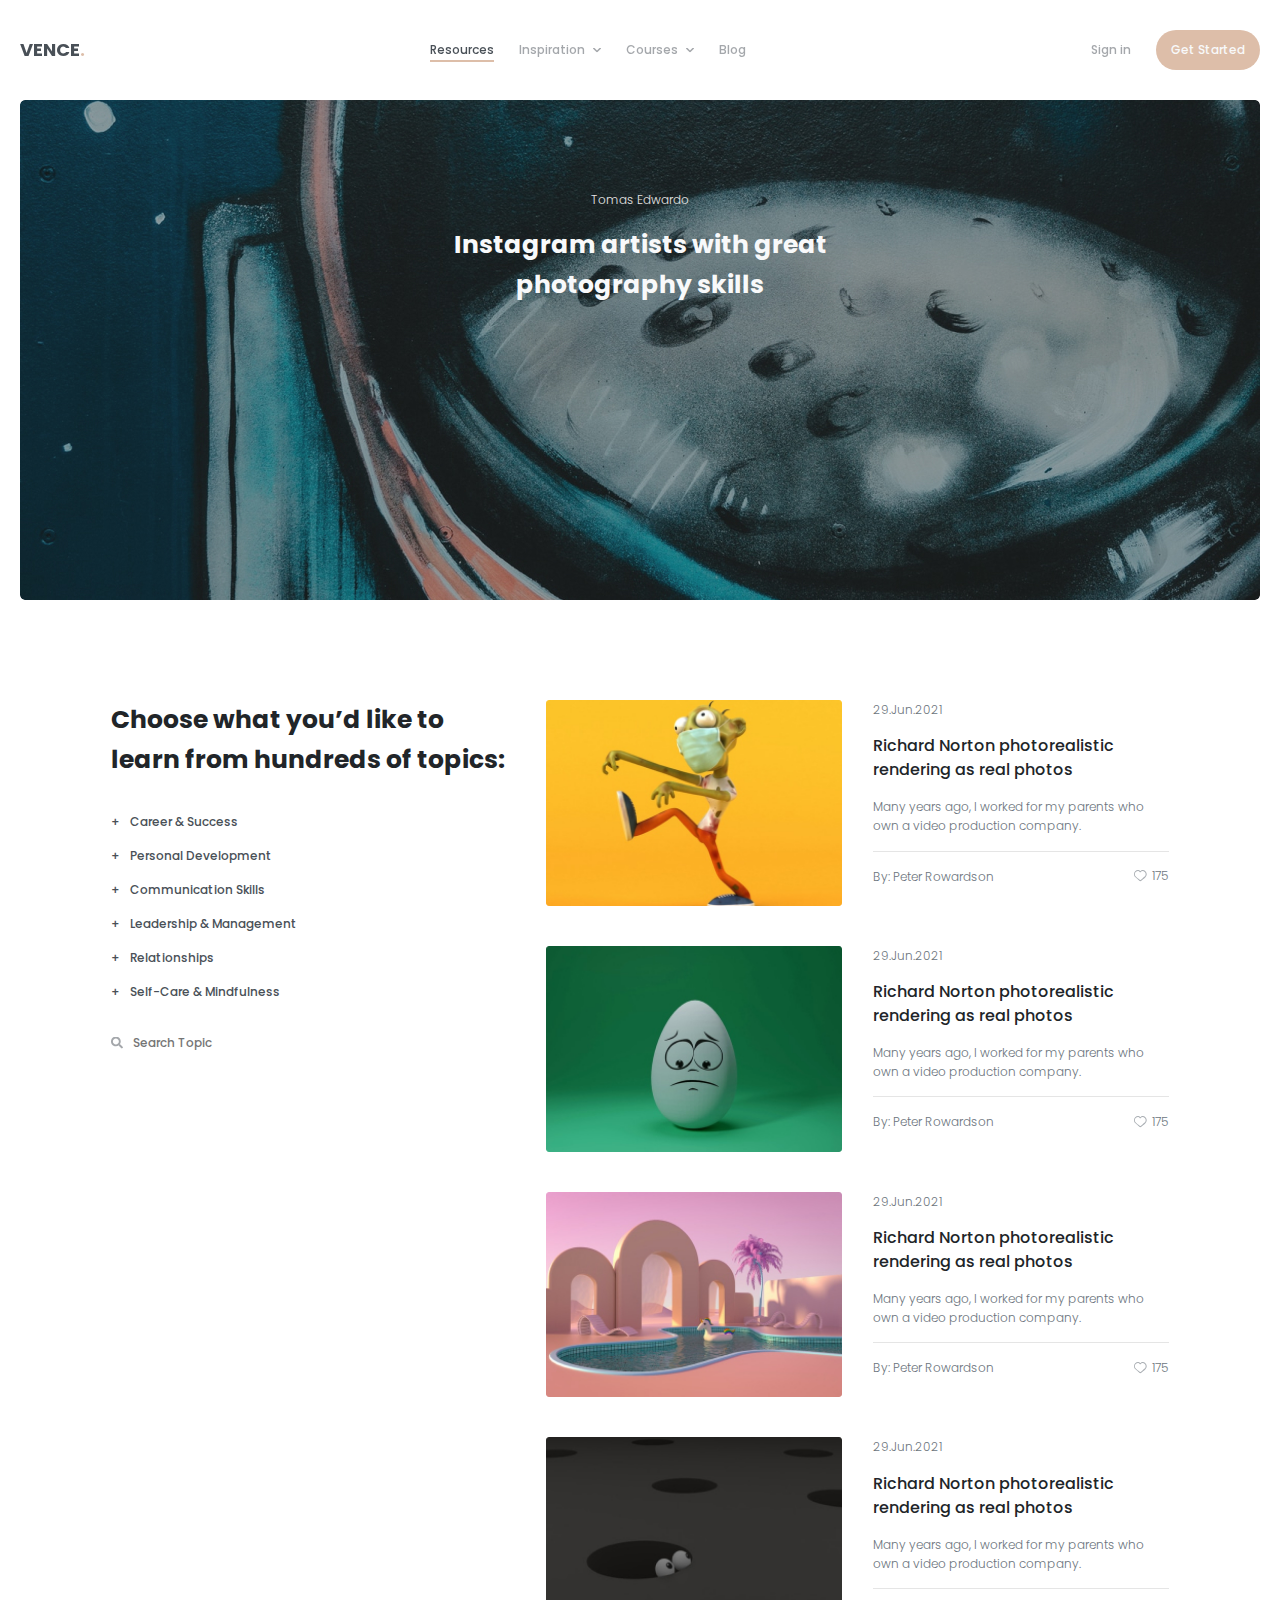
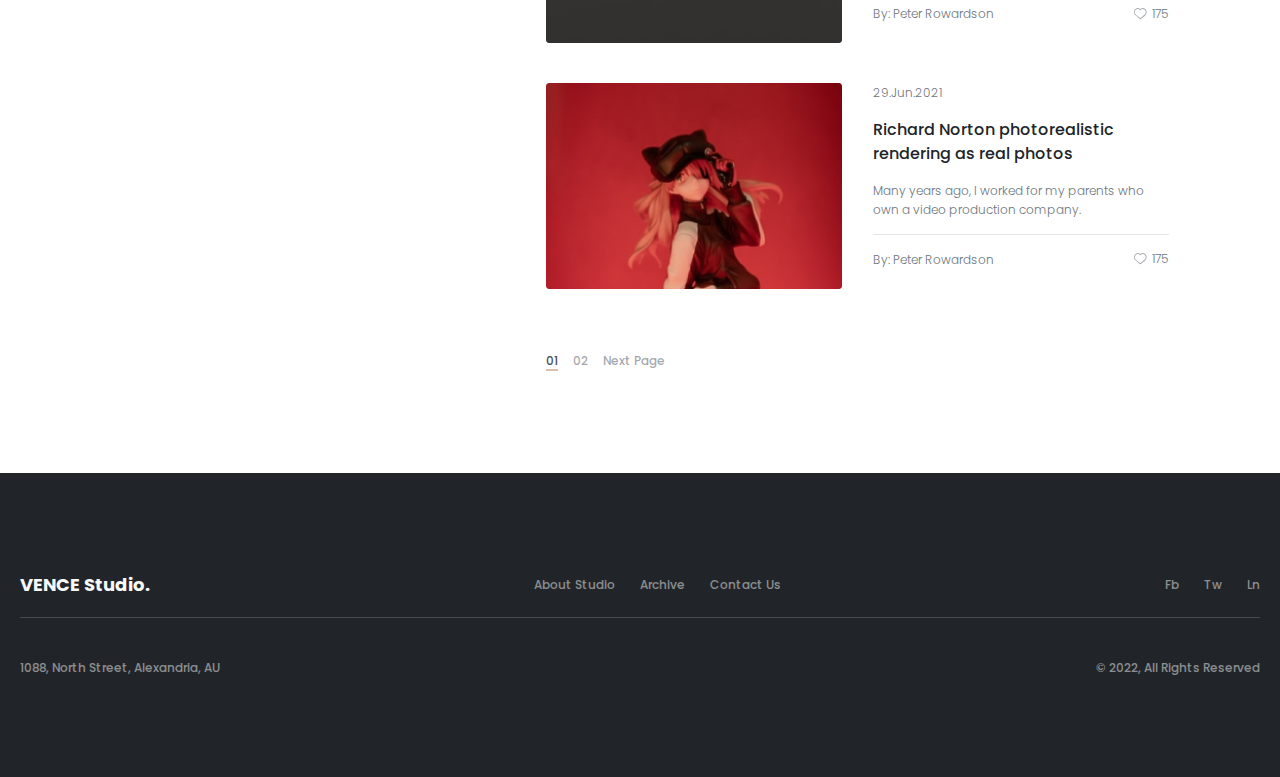
<file: stor/index.html>
<!DOCTYPE html>
<html lang="en">

<head>
    <meta charset="UTF-8">
    <meta http-equiv="X-UA-Compatible" content="IE=edge">
    <meta name="viewport" content="width=device-width, initial-scale=1.0">
    <link rel="preconnect" href="https://fonts.googleapis.com">
    <link rel="preconnect" href="https://fonts.gstatic.com" crossorigin>
    <link href="https://fonts.googleapis.com/css2?family=Poppins:wght@300;500;700&display=swap" rel="stylesheet">
    <link rel="stylesheet" href="css/reset.css">
    <link rel="stylesheet" href="css/style.css">
    <title>stor</title>
</head>

<body>
    <div class="wrapper">
        <header class="header">
            <div class="header__container">
                <div class="header__logo">VENCE</div>
                <!-- <div class="header__navigation"> -->
                <div class="header__menu menu">
                    <div class="menu__body">
                        <ul class="menu__list">
                            <li class="menu__item">
                                <a class="menu__link active" href="#">Resources</a>
                            </li>
                            <li class="menu__item menu__item_row">
                                <a class="menu__link" href="#">Inspiration</a>
                                <div class="menu__sub-menu sub-menu">
                                    <ul class="sub-menu__list">
                                        <li class="sub-menu__item"><a class="sub-menu__link" href="#">Digital
                                                Products</a></li>
                                        <li class="sub-menu__item"><a class="sub-menu__link" href="#">New Trend</a></li>
                                        <li class="sub-menu__item"><a class="sub-menu__link" href="#">Graphic Arts</a>
                                        </li>
                                        <li class="sub-menu__item"><a class="sub-menu__link" href="#">Web Design</a>
                                        </li>
                                    </ul>
                                </div>
                            </li>
                            <li class="menu__item menu__item_row">
                                <a class="menu__link" href="#">Courses</a>
                                <div class="menu__sub-menu sub-menu">
                                    <ul class="sub-menu__list">
                                        <li class="sub-menu__item"><a class="sub-menu__link" href="#">Digital
                                                Products</a></li>
                                        <li class="sub-menu__item"><a class="sub-menu__link" href="#">New Trend</a></li>
                                        <li class="sub-menu__item"><a class="sub-menu__link" href="#">Graphic Arts</a>
                                        </li>
                                        <li class="sub-menu__item"><a class="sub-menu__link" href="#">Web Design</a>
                                        </li>
                                    </ul>
                                </div>
                            </li>
                            <li class="menu__item">
                                <a class="menu__link" href="#">Blog</a>
                            </li>
                        </ul>
                    </div>

                </div>
                <div class="header__wrap-button">
                    <button class="header__button-sign">Sign in</button>
                    <button class="header__button-get">Get Started</button>
                </div>
                <button class="menu-icon">
                    <span></span>
                </button>
            </div>
        </header>
        <main class="page">
            <div class="page__container">
                <div class="page__main main">
                    <div class="main__content">
                        <div class="main__subtitle">Tomas Edwardo</div>
                        <h1 class="main__title">Instagram artists with great
                            photography skills
                        </h1>
                    </div>

                    <div class="main__background">
                        <img src="./img/background.jpg" alt="background">
                    </div>
                </div>
                <div class="topics__container">
                    <div class="topics__block">
                        <h2 class="topics__title">Choose what you’d like to learn from hundreds of topics:</h2>
                        <div class="topics__menu">
                            <ul class="topics__list">
                                <li class="topics__item"><a class="topics__link" href="#">Career & Success</a></li>
                                <li class="topics__item"><a class="topics__link" href="#">Personal Development</a></li>
                                <li class="topics__item"><a class="topics__link" href="#">Communication Skills</a></li>
                                <li class="topics__item"><a class="topics__link" href="#">Leadership & Management</a>
                                </li>
                                <li class="topics__item"><a class="topics__link" href="#">Relationships</a></li>
                                <li class="topics__item"><a class="topics__link" href="#">Self-Care & Mindfulness</a>
                                </li>
                            </ul>
                        </div>
                        <form class="form" method="get" enctype="multipart/form-data" action="#">
                            <div class="form__wrap">
                                <input class="form__input" autocomplete="off" name="search" placeholder="Search Topic"
                                    type="search">
                            </div>
                        </form>
                    </div>
                    <div class="wrapper-content">
                        <div class="topics-content">
                            <div class="topics-content__block">
                                <a href="#" class="topics-content__img">
                                    <img src="./img/img-01.jpg" alt="img">
                                </a>
                                <div class="topics-content__wrapper">
                                    <div class="topics-content__date">29.Jun.2021</div>
                                    <h3 class="topics-content__title">Richard Norton photorealistic rendering as real
                                        photos
                                    </h3>
                                    <div class="topics-content__text">Many years ago, I worked for my parents who own a
                                        video
                                        production company.</div>
                                    <div class="topics-content__wrap">
                                        <a href="#" class="topics-content__name">By: Peter Rowardson</a>
                                        <a href="#" class="topics-content__like">175</a>
                                    </div>
                                </div>
                            </div>
                            <div class="topics-content__block">
                                <a href="#" class="topics-content__img">
                                    <img src="./img/img-02.jpg" alt="img">
                                </a>
                                <div class="topics-content__wrapper">
                                    <div class="topics-content__date">29.Jun.2021</div>
                                    <h3 class="topics-content__title">Richard Norton photorealistic rendering as real
                                        photos
                                    </h3>
                                    <div class="topics-content__text">Many years ago, I worked for my parents who own a
                                        video
                                        production company.</div>
                                    <div class="topics-content__wrap">
                                        <a href="#" class="topics-content__name">By: Peter Rowardson</a>
                                        <a href="#" class="topics-content__like">175</a>
                                    </div>
                                </div>
                            </div>
                            <div class="topics-content__block">
                                <a href="#" class="topics-content__img">
                                    <img src="./img/img-03.jpg" alt="img">
                                </a>
                                <div class="topics-content__wrapper">
                                    <div class="topics-content__date">29.Jun.2021</div>
                                    <h3 class="topics-content__title">Richard Norton photorealistic rendering as real
                                        photos
                                    </h3>
                                    <div class="topics-content__text">Many years ago, I worked for my parents who own a
                                        video
                                        production company.</div>
                                    <div class="topics-content__wrap">
                                        <a href="#" class="topics-content__name">By: Peter Rowardson</a>
                                        <a href="#" class="topics-content__like">175</a>
                                    </div>
                                </div>
                            </div>
                            <div class="topics-content__block">
                                <a href="#" class="topics-content__img">
                                    <img src="./img/img-04.jpg" alt="img">
                                </a>
                                <div class="topics-content__wrapper">
                                    <div class="topics-content__date">29.Jun.2021</div>
                                    <h3 class="topics-content__title">Richard Norton photorealistic rendering as real
                                        photos
                                    </h3>
                                    <div class="topics-content__text">Many years ago, I worked for my parents who own a
                                        video
                                        production company.</div>
                                    <div class="topics-content__wrap">
                                        <a href="#" class="topics-content__name">By: Peter Rowardson</a>
                                        <a href="#" class="topics-content__like">175</a>
                                    </div>
                                </div>
                            </div>
                            <div class="topics-content__block">
                                <a href="#" class="topics-content__img">
                                    <img src="./img/img-05.jpg" alt="img">
                                </a>
                                <div class="topics-content__wrapper">
                                    <div class="topics-content__date">29.Jun.2021</div>
                                    <h3 class="topics-content__title">Richard Norton photorealistic rendering as real
                                        photos
                                    </h3>
                                    <div class="topics-content__text">Many years ago, I worked for my parents who own a
                                        video
                                        production company.</div>
                                    <div class="topics-content__wrap">
                                        <a href="#" class="topics-content__name">By: Peter Rowardson</a>
                                        <a href="#" class="topics-content__like">175</a>
                                    </div>
                                </div>
                            </div>
                        </div>
                        <div class="topics__pages pages">
                            <ul class="pages__list">
                                <li class="pages__item"><a class="pages__link active" href="#">01</a></li>
                                <li class="pages__item"><a class="pages__link" href="#">02</a></li>
                                <li class="pages__item"><a class="pages__link" href="#">Next Page</a></li>
                            </ul>
                        </div>
                    </div>
                </div>
            </div>
        </main>
        <footer class="footer">
            <div class="footer__container">
                <div class="footer__wrap">
                    <div class="footer__logo">VENCE Studio.</div>
                    <div class="footer__menu">
                        <ul class="footer__list">
                            <li class="footer__item"><a class="footer__link" href="#">About Studio</a></li>
                            <li class="footer__list"><a class="footer__link" href="#">Archive</a></li>
                            <li class="footer__list"><a class="footer__link" href="#">Contact Us</a></li>
                        </ul>
                    </div>
                    <div class="footer__social-networks">
                        <ul class="footer__list">
                            <li class="footer__item"><a class="footer__link" href="#">Fb</a></li>
                            <li class="footer__list"><a class="footer__link" href="#">Tw</a></li>
                            <li class="footer__list"><a class="footer__link" href="#">Ln</a></li>
                        </ul>
                    </div>
                </div>
                <div class="footer__wrap footer__wrap_bottom">
                    <div class="footer__label">
                        1088, North Street, Alexandria, AU
                    </div>
                    <div class="footer__copirated">
                        © 2022, All Rights Reserved
                    </div>
                </div>
            </div>
        </footer>
    </div>
    <script src="js/script.js"></script>
</body>

</html>
</file>
<file: stor/css/style.css>
/* font-family: 'Poppins', sans-serif; */

body {
    font-family: 'Poppins', sans-serif;
    font-weight: 500;
    font-size: 12px;
}

img {
    max-width: 100%;
}

.wrapper {
    display: flex;
    flex-direction: column;
    overflow: clip;
    min-height: 100%;
}

[class*="__container"] {
    max-width: 1270px;
    padding-left: 15px;
    padding-right: 15px;
    margin: 0 auto;
}

.header {
    position: fixed;
    width: 100%;
    top: 0;
    left: 0;
    background: rgb(255, 255, 255, 0.2);
    z-index: 50;
}

.header__container {
    padding-top: 5px;
    padding-bottom: 5px;
    min-height: 100px;
    display: flex;
    justify-content: space-between;
    align-items: center;
    gap: 10px;
}

.header__logo {
    font-weight: 700;
    font-size: 18px;
    line-height: 1.3;
    color: #495057;
    position: relative;
    z-index: 2;
    /* flex: 1 1 auto; */
}

.header__logo::after {
    content: '.';
    color: #DDBEA9;
}

.header__navigation {
    display: flex;
    align-items: center;
    column-gap: 301px;
}

.header__menu {}

.menu {}

.menu__list {
    display: flex;
    column-gap: 25px;
    flex-wrap: wrap;
}

.menu__item {}

.menu__item_row {
    position: relative;
    padding-right: 16px;
}

.menu__item_row::after {}

.menu__link.active {
    color: #495057;
}

.menu__link.active::before {
    width: 100%;
    left: 0;
}

.menu__link {
    line-height: 2.0;
    color: rgba(73, 80, 87, 0.5);
    display: inline-block;
    position: relative;
}

.menu__link::before {
    position: absolute;
    content: '';
    bottom: 0;
    left: 50%;
    width: 0;
    height: 2px;
    background-color: #DDBEA9;
    transition: width 0.3s, left 0.3s;
}

.sub-menu {}

@media (any-hover: hover) {
    .menu__item:hover .menu__link {
        color: #495057;
    }

    .menu__item:hover .menu__link::before {
        left: 0;
        width: 100%;
    }

    .menu__item_row:hover .sub-menu {
        opacity: 1;
        visibility: visible;
        top: 80%;
        pointer-events: auto;
    }
}

.sub-menu__list {
    min-width: 136px;
    padding: 20px;
    background: #212529;
    border-radius: 5px;
}

.sub-menu__item:not(:last-child) {
    margin-bottom: 10px;
}

.sub-menu__link {
    line-height: 2.0;
    color: rgba(248, 249, 250, 0.6);
    transition: color 0.3s;
}

.sub-menu__link:hover {
    color: #F8F9FA;
}

.header__wrap-button {
    display: flex;
    column-gap: 25px;
}

.header__button-sign {
    line-height: 2.0;
    color: rgba(73, 80, 87, 0.5);
    position: relative;
    z-index: 2;
    transition: color 0.3s;
}

.header__button-sign:hover {
    color: #b57f5c;
}

.header__button-get {
    background: #DDBEA9;
    border-radius: 20px;
    color: #F8F9FA;
    line-height: 2.0;
    padding: 8px 15px;
    transition: all 0.3s;
    position: relative;
    z-index: 2;
}

.header__button-get:hover {
    background: #b57f5c;
}

.menu-icon {
    display: none;
}

@media (min-width: 768.98px) {
    .sub-menu {
        position: absolute;
        top: 100%;
        left: 0;
        padding-top: 10px;
        visibility: hidden;
        opacity: 0;
        transition: all 0.3s;
        pointer-events: none;
    }

    .menu__item_row::after {
        content: '';
        position: absolute;
        top: 50%;
        right: 0;
        width: 8px;
        height: 5px;
        transform: translate(0%, -50%);
        background: url(../img/row.svg) 0 0 / 100% no-repeat;
    }
}

@media (max-width: 768.98px) {
    .header__container {
        min-height: 60px;
        /* background: #212529; */
    }

    .header__logo {
        flex: 1 1 auto;
    }

    .menu-icon {
        display: block;
        flex: 0 0 30px;
        position: relative;
        height: 18px;
    }

    .menu-icon::before,
    .menu-icon::after,
    .menu-icon span {
        content: '';
        position: absolute;
        width: 100%;
        left: 0;
        height: 1px;
        background: #212529;
        transition: all 0.3s;
        /*background: white;*/
    }

    .menu-icon::before {
        top: 0;
    }

    .menu-icon::after {
        bottom: 0;
    }

    .menu-icon span {
        top: 50%;
        margin-top: -0.5px;
    }


    .menu-open .menu-icon::before {
        top: 50%;
        transform: translateY(-50%) rotate(-45deg);
        background: #fff;
    }

    .menu-open .menu-icon::after {
        bottom: 50%;
        transform: translateY(50%) rotate(45deg);
        background: #fff;
    }

    .menu-open .menu-icon span {
        width: 0;
        left: 50%;
    }

    .menu-open .header__button-sign {
        color: #F8F9FA;
    }

    .menu__body {
        position: fixed;
        width: 100%;
        height: 100%;
        top: 0;
        left: -100%;
        background-color: #212529;
        padding: 70px 15px 20px 15px;
        overflow: auto;
        transition: left 0.3s;
    }

    .menu__body::before {
        content: "";
        position: fixed;
        top: 0;
        left: -100%;
        width: 100%;
        height: 60px;
        background: #0a0b0c;
        z-index: 5;
        transition: left 0.3s;
    }

    .menu-open .menu__body,
    .menu-open .menu__body::before {
        left: 0;
    }

    .menu__list {
        flex-direction: column;
        row-gap: 20px;
    }

    .menu__link {
        font-size: 20px;
        color: #fff;
    }

    .sub-menu__list {
        min-width: 0;
        padding: 10px 0px 0px;
    }

    .sub-menu__link {
        font-size: 16px;
    }
}

/* //////////////////////////////////////// */

.page {}

.page__main {
    padding: 100px 0px 50px;
    position: relative;
}

.main {}

.main__content {
    position: absolute;
    top: 38.2%;
    left: 50%;
    transform: translate(-50%, -50%);
    z-index: 2;
    text-align: center;
    max-width: 537px;
}

.main__subtitle {
    font-weight: 300;
    line-height: 1.6;
    color: #E5E5E5;
}

.main__subtitle:not(:last-child) {
    margin-bottom: 16px;
}

.main__title {
    font-weight: 700;
    font-size: 25px;
    line-height: 1.6;
    color: #F8F9FA;
}

.main__background {
    position: relative;
    padding-bottom: 40.32258064516129%;
}

.main__background img {
    position: absolute;
    top: 0;
    left: 0;
    width: 100%;
    height: 100%;
    object-fit: cover;
    border-radius: 5px;
}

/* ///////////////////////// */

.topics__container {
    max-width: 1058px;
    margin: 0 auto;
    padding: 50px 0px 100px;
    display: flex;
    justify-content: space-between;
}

.topics__block {
    display: flex;
    flex-direction: column;
    row-gap: 30px;
    align-items: flex-start;
    flex: 0 0 38.2295719844358%;
}

.topics__title {
    font-weight: 700;
    font-size: 25px;
    line-height: 1.6;
    color: #212529;
}

.topics__menu {}

.topics__list {}

.topics__item:not(:last-child) {
    margin-bottom: 10px;
}

.topics__link {
    line-height: 2.0;
    color: #495057;
    display: inline-block;
    position: relative;
    padding-left: 19px;
    transition: color 0.3s;
}

.topics__link::before {
    content: '+';
    position: absolute;
    top: 0;
    left: 0;
    transition: transform 0.8s;
}

.topics__link:hover {
    color: #DDBEA9;
}

.topics__link:hover::before {
    transform: rotate(-180deg);
}

.form__wrap {
    position: relative;
}

.form__input {
    padding-left: 22px;
}

.form__wrap::before {
    content: '';
    position: absolute;
    top: 50%;
    left: 0;
    transform: translate(0%, -50%);
    background: url(../img/search.svg) center no-repeat;
    width: 12px;
    height: 13px;
}

.wrapper-content {
    flex: 0 0 58.85214007782101%;
}

.topics-content {
    display: flex;
    flex-direction: column;
    row-gap: 40px;
}

.topics-content:not(:last-child) {
    margin-bottom: 60px;
}

.topics-content__block {
    display: flex;
    column-gap: 31px;
}

.topics-content__img {
    flex: 0 0 47.43801653%;
    overflow: hidden;
    position: relative;
    padding-bottom: 33.05785123966942%;
}

.topics-content__img img {
    position: absolute;
    top: 0;
    left: 0;
    width: 100%;
    height: 100%;
    object-fit: cover;
    transition: all 0.3s;
}

.topics-content__img:hover img {
    transform: scale(1.1);
    -webkit-transform: scale(1.1);
    -moz-transform: scale(1.1);
    -ms-transform: scale(1.1);
    -o-transform: scale(1.1);
}

.topics-content__wrapper {
    display: flex;
    flex-direction: column;
    row-gap: 15px;
}

.topics-content__date {
    font-weight: 300;
    line-height: 1.6;
    color: #6C757D;
}

.topics-content__title {
    font-size: 16px;
    line-height: 1.5;
    color: #212529;
}

.topics-content__text {
    font-weight: 300;
    line-height: 1.6;
    color: #6C757D;
}

.topics-content__wrap {
    display: flex;
    justify-content: space-between;
    align-items: center;
    color: #6C757D;
    font-weight: 300;
    padding-top: 15px;
    border-top: 1px solid #E5E5E5;
}

.topics-content__name {
    line-height: 1.6;
}

.topics-content__like {
    /* line-height: 1.6; */
    position: relative;
    padding-left: 18px;
}

.topics-content__like::before {
    content: '';
    position: absolute;
    top: 0;
    left: 0;
    background: url(../img/like.svg) center no-repeat;
    width: 13px;
    height: 12px;
}

.topics__pages {}

.pages {}

.pages__list {
    display: flex;
    gap: 15px;
    flex-wrap: wrap;
}

.pages__item {}

.pages__link.active {
    line-height: 2.0;
    color: #495057;
    border-bottom: 2px solid #DDBEA9;
}

.pages__link {
    color: rgba(73, 80, 87, 0.5);
    line-height: 2.0;
    transition: color 0.3s;
}

.pages__link:hover {
    color: #495057;
}

/* //////////////////////////////////// */

.footer {
    padding: 100px 0px;
    background: #212529;
}

.footer__wrap {
    display: flex;
    flex-wrap: wrap;
    justify-content: space-between;
    gap: 15px;
}

.footer__wrap:not(:last-child) {
    margin-bottom: 20px;
}

.footer__logo {
    font-weight: 700;
    font-size: 18px;
    line-height: 1.3;
    color: #F8F9FA;
}

.footer__list {
    display: flex;
    gap: 25px;
}

.footer__link {
    line-height: 2.0;
    color: rgba(248, 249, 250, 0.5);
    transition: color 0.3s;
}

.footer__link:hover {
    color: #c98456;
}

.footer__wrap_bottom {
    line-height: 1.6;
    color: rgba(248, 249, 250, 0.5);
    padding-top: 40px;
    border-top: 1px solid rgba(229, 229, 229, 0.2);
}
</file>
